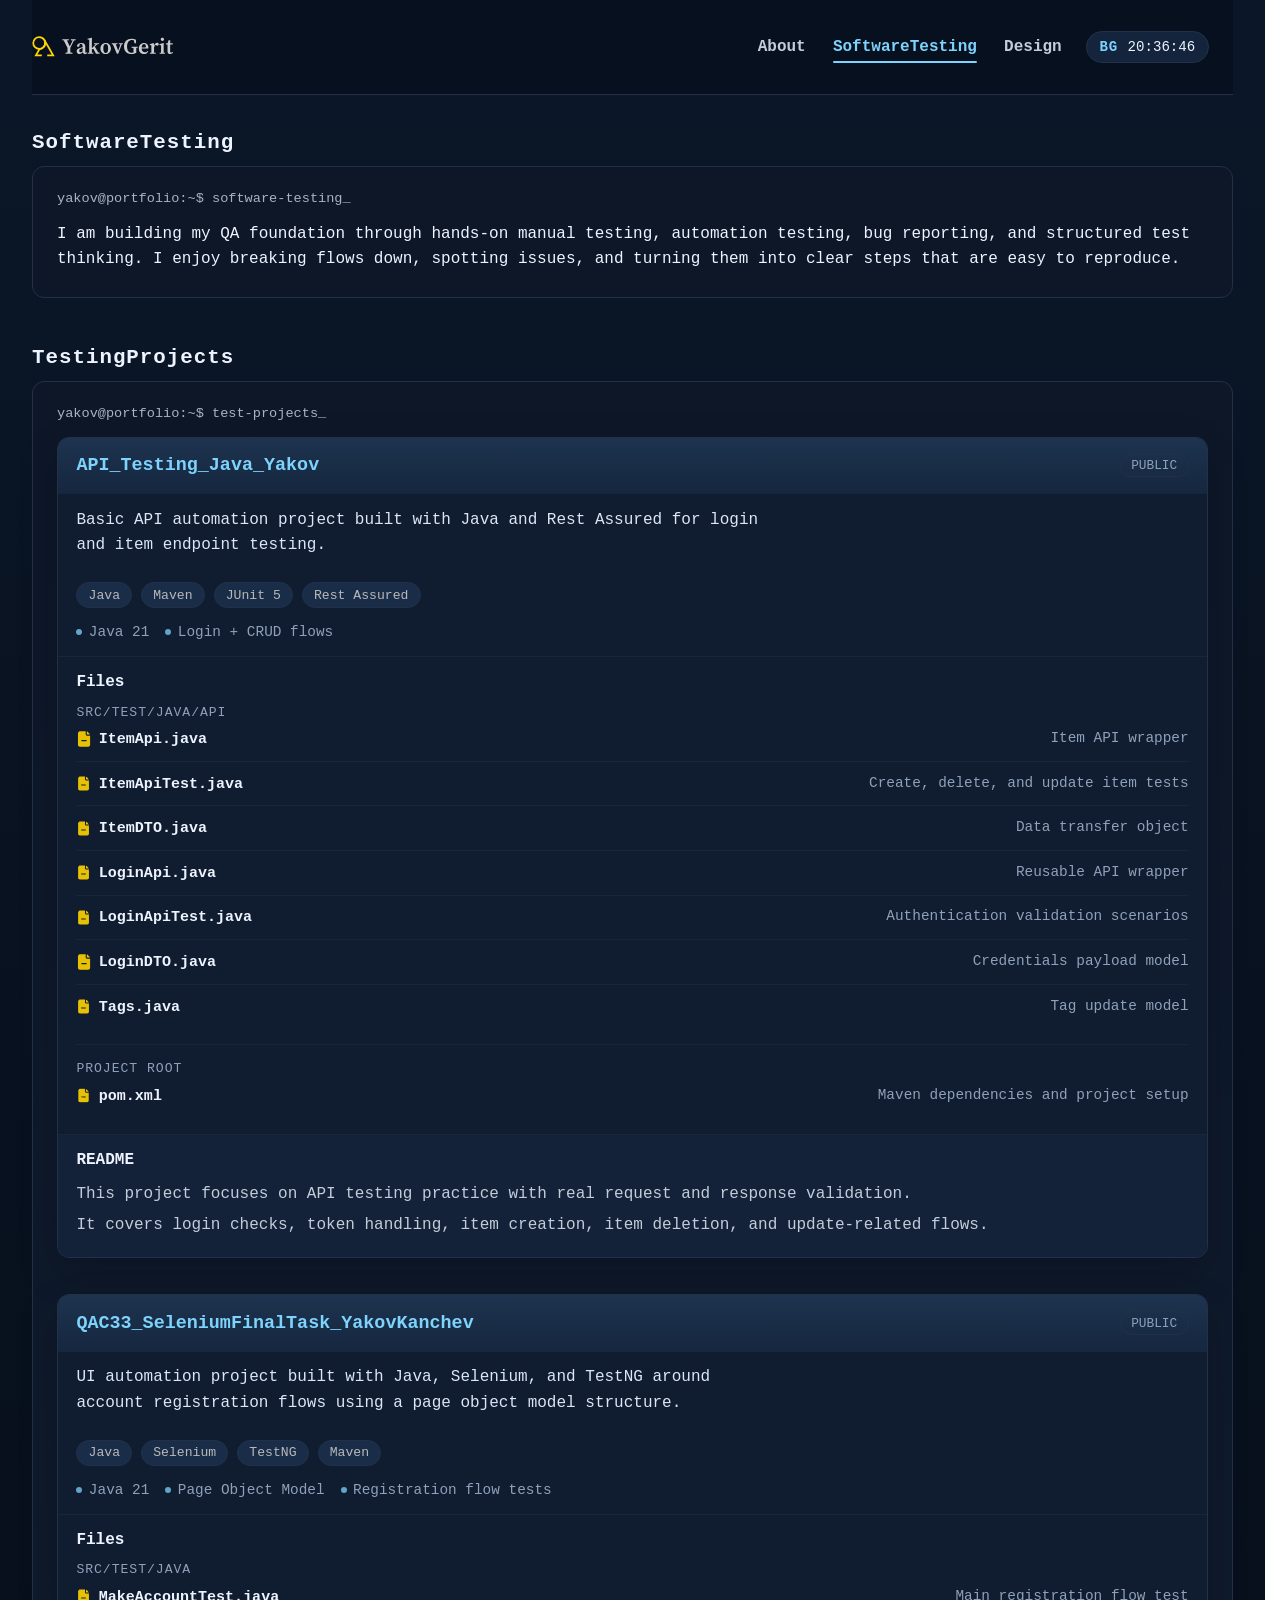
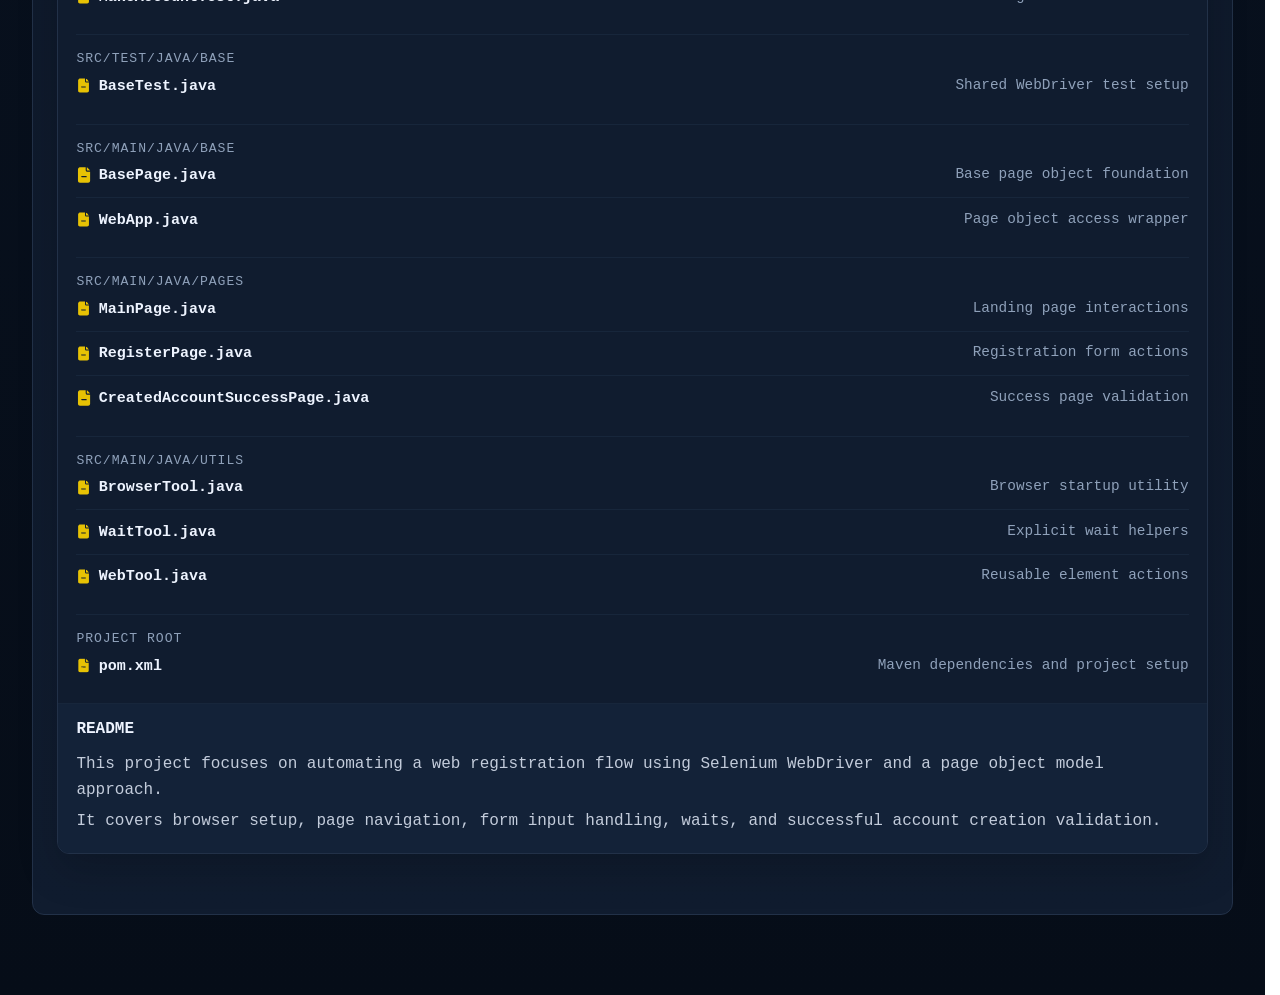
<file: softwaretesting.html>
<!DOCTYPE html>
<html lang="en">
<head>
    <meta charset="UTF-8">
    <meta name="viewport" content="width=device-width, initial-scale=1.0">
    <title>Software Testing | Yakov Gerrit</title>
    <link rel="icon" type="image/svg+xml" href="Fav.svg">
    <link rel="stylesheet" href="style.css?v=20260405">
</head>

<body class="page-sections-pending">

<div class="container">

<header>
    <a href="index.html" class="logo" aria-label="Yakov Gerrit home">
        <img src="Logo1.svg" alt="Yakov Gerrit logo">
    </a>

    <button class="menu-toggle" type="button" data-menu-toggle aria-expanded="false" aria-label="Open menu">
        <span></span>
        <span></span>
        <span></span>
    </button>

    <nav data-mobile-nav>
        <a href="index.html">About</a>
        <a href="softwaretesting.html" class="is-active">SoftwareTesting</a>
        <a href="design.html">Design</a>
    </nav>

    <div class="header-clock" data-bulgaria-clock>
        <span class="clock-label">BG</span>
        <span class="clock-time">--:--:--</span>
    </div>
</header>


<section class="testing-intro terminal-card reveal-on-load">
    <h2>SoftwareTesting</h2>

    <div class="card">
        <p>
            I am building my QA foundation through hands-on manual testing, automation testing, bug reporting,
            and structured test thinking. I enjoy breaking flows down, spotting issues,
            and turning them into clear steps that are easy to reproduce.
        </p>
    </div>
</section>


<section class="testing-projects terminal-card reveal-on-load">
    <h2>TestingProjects</h2>

    <div class="card">
        <article class="repo-showcase" data-repo-name="API_Testing_Java_Yakov">
            <div class="repo-topbar">
                <div class="repo-name">API_Testing_Java_Yakov</div>
                <div class="repo-visibility">public</div>
            </div>

            <p class="repo-description">
                Basic API automation project built with Java and Rest Assured for login and item endpoint testing.
            </p>

            <div class="repo-tags">
                <span>Java</span>
                <span>Maven</span>
                <span>JUnit 5</span>
                <span>Rest Assured</span>
            </div>

            <div class="repo-stats">
                <span>Java 21</span>
                <span>Login + CRUD flows</span>
            </div>

            <div class="repo-files">
                <div class="repo-files-title">Files</div>
                <div class="repo-file-group">
                    <div class="repo-file-group-title">src/test/java/api</div>
                    <button class="repo-file-row" type="button" data-code-path="code/api/ItemApi.java" data-file-label="ItemApi.java">
                        <span class="repo-file-name"><span class="repo-file-icon" aria-hidden="true"></span>ItemApi.java</span>
                        <span class="repo-file-note">Item API wrapper</span>
                    </button>
                    <button class="repo-file-row" type="button" data-code-path="code/api/ItemApiTest.java" data-file-label="ItemApiTest.java">
                        <span class="repo-file-name"><span class="repo-file-icon" aria-hidden="true"></span>ItemApiTest.java</span>
                        <span class="repo-file-note">Create, delete, and update item tests</span>
                    </button>
                    <button class="repo-file-row" type="button" data-code-path="code/api/ItemDTO.java" data-file-label="ItemDTO.java">
                        <span class="repo-file-name"><span class="repo-file-icon" aria-hidden="true"></span>ItemDTO.java</span>
                        <span class="repo-file-note">Data transfer object</span>
                    </button>
                    <button class="repo-file-row" type="button" data-code-path="code/api/LoginApi.java" data-file-label="LoginApi.java">
                        <span class="repo-file-name"><span class="repo-file-icon" aria-hidden="true"></span>LoginApi.java</span>
                        <span class="repo-file-note">Reusable API wrapper</span>
                    </button>
                    <button class="repo-file-row" type="button" data-code-path="code/api/LoginApiTest.java" data-file-label="LoginApiTest.java">
                        <span class="repo-file-name"><span class="repo-file-icon" aria-hidden="true"></span>LoginApiTest.java</span>
                        <span class="repo-file-note">Authentication validation scenarios</span>
                    </button>
                    <button class="repo-file-row" type="button" data-code-path="code/api/LoginDTO.java" data-file-label="LoginDTO.java">
                        <span class="repo-file-name"><span class="repo-file-icon" aria-hidden="true"></span>LoginDTO.java</span>
                        <span class="repo-file-note">Credentials payload model</span>
                    </button>
                    <button class="repo-file-row" type="button" data-code-path="code/api/Tags.java" data-file-label="Tags.java">
                        <span class="repo-file-name"><span class="repo-file-icon" aria-hidden="true"></span>Tags.java</span>
                        <span class="repo-file-note">Tag update model</span>
                    </button>
                </div>

                <div class="repo-file-group">
                    <div class="repo-file-group-title">Project root</div>
                    <button class="repo-file-row" type="button" data-code-path="code/pom.xml" data-file-label="pom.xml">
                        <span class="repo-file-name"><span class="repo-file-icon repo-file-icon-xml" aria-hidden="true"></span>pom.xml</span>
                        <span class="repo-file-note">Maven dependencies and project setup</span>
                    </button>
                </div>
            </div>

            <div class="repo-readme">
                <div class="repo-files-title">README</div>
                <p>This project focuses on API testing practice with real request and response validation.</p>
                <p>It covers login checks, token handling, item creation, item deletion, and update-related flows.</p>
            </div>
        </article>

        <article class="repo-showcase" data-repo-name="QAC33_SeleniumFinalTask_YakovKanchev">
            <div class="repo-topbar">
                <div class="repo-name">QAC33_SeleniumFinalTask_YakovKanchev</div>
                <div class="repo-visibility">public</div>
            </div>

            <p class="repo-description">
                UI automation project built with Java, Selenium, and TestNG around account registration flows using a page object model structure.
            </p>

            <div class="repo-tags">
                <span>Java</span>
                <span>Selenium</span>
                <span>TestNG</span>
                <span>Maven</span>
            </div>

            <div class="repo-stats">
                <span>Java 21</span>
                <span>Page Object Model</span>
                <span>Registration flow tests</span>
            </div>

            <div class="repo-files">
                <div class="repo-files-title">Files</div>

                <div class="repo-file-group">
                    <div class="repo-file-group-title">src/test/java</div>
                    <button class="repo-file-row" type="button" data-code-path="code/selenium/tests/MakeAccountTest.java" data-file-label="MakeAccountTest.java">
                        <span class="repo-file-name"><span class="repo-file-icon" aria-hidden="true"></span>MakeAccountTest.java</span>
                        <span class="repo-file-note">Main registration flow test</span>
                    </button>
                </div>

                <div class="repo-file-group">
                    <div class="repo-file-group-title">src/test/java/base</div>
                    <button class="repo-file-row" type="button" data-code-path="code/selenium/tests/base/BaseTest.java" data-file-label="BaseTest.java">
                        <span class="repo-file-name"><span class="repo-file-icon" aria-hidden="true"></span>BaseTest.java</span>
                        <span class="repo-file-note">Shared WebDriver test setup</span>
                    </button>
                </div>

                <div class="repo-file-group">
                    <div class="repo-file-group-title">src/main/java/base</div>
                    <button class="repo-file-row" type="button" data-code-path="code/selenium/base/BasePage.java" data-file-label="BasePage.java">
                        <span class="repo-file-name"><span class="repo-file-icon" aria-hidden="true"></span>BasePage.java</span>
                        <span class="repo-file-note">Base page object foundation</span>
                    </button>
                    <button class="repo-file-row" type="button" data-code-path="code/selenium/base/WebApp.java" data-file-label="WebApp.java">
                        <span class="repo-file-name"><span class="repo-file-icon" aria-hidden="true"></span>WebApp.java</span>
                        <span class="repo-file-note">Page object access wrapper</span>
                    </button>
                </div>

                <div class="repo-file-group">
                    <div class="repo-file-group-title">src/main/java/pages</div>
                    <button class="repo-file-row" type="button" data-code-path="code/selenium/pages/MainPage.java" data-file-label="MainPage.java">
                        <span class="repo-file-name"><span class="repo-file-icon" aria-hidden="true"></span>MainPage.java</span>
                        <span class="repo-file-note">Landing page interactions</span>
                    </button>
                    <button class="repo-file-row" type="button" data-code-path="code/selenium/pages/RegisterPage.java" data-file-label="RegisterPage.java">
                        <span class="repo-file-name"><span class="repo-file-icon" aria-hidden="true"></span>RegisterPage.java</span>
                        <span class="repo-file-note">Registration form actions</span>
                    </button>
                    <button class="repo-file-row" type="button" data-code-path="code/selenium/pages/CreatedAccountSuccessPage.java" data-file-label="CreatedAccountSuccessPage.java">
                        <span class="repo-file-name"><span class="repo-file-icon" aria-hidden="true"></span>CreatedAccountSuccessPage.java</span>
                        <span class="repo-file-note">Success page validation</span>
                    </button>
                </div>

                <div class="repo-file-group">
                    <div class="repo-file-group-title">src/main/java/utils</div>
                    <button class="repo-file-row" type="button" data-code-path="code/selenium/utils/BrowserTool.java" data-file-label="BrowserTool.java">
                        <span class="repo-file-name"><span class="repo-file-icon" aria-hidden="true"></span>BrowserTool.java</span>
                        <span class="repo-file-note">Browser startup utility</span>
                    </button>
                    <button class="repo-file-row" type="button" data-code-path="code/selenium/utils/WaitTool.java" data-file-label="WaitTool.java">
                        <span class="repo-file-name"><span class="repo-file-icon" aria-hidden="true"></span>WaitTool.java</span>
                        <span class="repo-file-note">Explicit wait helpers</span>
                    </button>
                    <button class="repo-file-row" type="button" data-code-path="code/selenium/utils/WebTool.java" data-file-label="WebTool.java">
                        <span class="repo-file-name"><span class="repo-file-icon" aria-hidden="true"></span>WebTool.java</span>
                        <span class="repo-file-note">Reusable element actions</span>
                    </button>
                </div>

                <div class="repo-file-group">
                    <div class="repo-file-group-title">Project root</div>
                    <button class="repo-file-row" type="button" data-code-path="code/selenium/pom.xml" data-file-label="pom.xml">
                        <span class="repo-file-name"><span class="repo-file-icon repo-file-icon-xml" aria-hidden="true"></span>pom.xml</span>
                        <span class="repo-file-note">Maven dependencies and project setup</span>
                    </button>
                </div>
            </div>

            <div class="repo-readme">
                <div class="repo-files-title">README</div>
                <p>This project focuses on automating a web registration flow using Selenium WebDriver and a page object model approach.</p>
                <p>It covers browser setup, page navigation, form input handling, waits, and successful account creation validation.</p>
            </div>
        </article>

    </div>
</section>
</div>

<div class="code-modal" id="code-modal" hidden>
    <div class="code-modal-backdrop" data-close-code-modal></div>
    <div class="code-modal-panel" role="dialog" aria-modal="true" aria-labelledby="code-modal-title">
        <div class="code-modal-header">
            <div class="code-modal-title-wrap">
                <div class="code-modal-kicker">Repository Preview</div>
                <h3 class="code-modal-title" id="code-modal-title">File preview</h3>
            </div>
            <button class="code-modal-close" type="button" aria-label="Close code preview" data-close-code-modal>X</button>
        </div>
        <div class="code-modal-body">
            <div class="code-modal-main">
                <div class="code-modal-filebar" id="code-modal-filebar"></div>
                <div class="code-modal-code" id="code-modal-code"></div>
            </div>
        </div>
    </div>
</div>

<script src="script.js?v=20260405"></script>

</body>
</html>
</file>
<file: style.css>
/* THEME */

:root{
    --bg:#08111f;
    --text:#eef4ff;
    --text-soft:#c3ccdb;
    --accent:#7dd3fc;
    --accent-strong:#38bdf8;
    --border:#223148;
    --border-soft:#17263b;
    --surface:#0d1728;
    --surface-2:#101c2f;
    --surface-3:#132238;
    --surface-4:#16273f;
    --surface-5:#1a2d48;
    --surface-6:#1d334f;
    --surface-7:#0b1424;
    --overlay:rgba(3, 9, 19, 0.78);
    --clock-text:#b9c4d6;
    --repo-soft:#dbe6f6;
    --repo-muted:#8fa1ba;
    --code-text:#d0d8e7;
    --code-line:#6f8098;
    --code-comment:#74849b;
    --file-icon:url("Icon_Dark.svg");
}

/* BODY */

body{
    font-family:"Courier New", monospace;
    background:
        linear-gradient(180deg, #0b1728 0%, var(--bg) 42%, #060d18 100%);
    color:var(--text);
    margin:0;
    min-height:100vh;
}

html{
    scrollbar-gutter:stable;
}

/* CONTAINER */

.container{
    max-width:1286px;
    margin:0 auto;
    padding:0 2rem 2rem;
}

/* TYPOGRAPHY */

h2{
    font-size:1.3rem;
    margin-bottom:0.75rem;
    letter-spacing:0.0625rem;
}

p{
    font-size:1rem;
    line-height:1.6;
}

/* HEADER */

header{
    display:grid;
    grid-template-columns:auto 1fr auto auto;
    align-items:center;
    gap:1rem 1.5rem;
    min-height:4.35rem;
    margin-bottom:2.25rem;
    padding-top:0.75rem;
    padding-bottom:0.75rem;
    border-bottom:1px solid var(--border);
    position:sticky;
    top:0;
    z-index:25;
    background:rgba(8, 17, 31, 0.92);
    backdrop-filter:blur(14px);
}

.logo{
    display:inline-flex;
    align-items:center;
    text-decoration:none;
}

.logo img{
    display:block;
    width:12.8rem;
    aspect-ratio:10 / 3;
    max-width:70%;
    height:auto;
}

.menu-toggle{
    display:none;
    padding:0.65rem;
    border:1px solid var(--border);
    border-radius:999px;
    background:var(--surface-3);
    color:var(--text);
    font:inherit;
    cursor:pointer;
    flex-direction:column;
    gap:0.22rem;
}

.menu-toggle:hover{
    color:var(--accent);
}

.menu-toggle span{
    display:block;
    width:1rem;
    height:1.5px;
    background:currentColor;
    border-radius:999px;
}

/* NAVIGATION */

nav{
    display:flex;
    align-items:center;
    justify-self:end;
    gap:1.7rem;
}

nav a{
    text-decoration:none;
    color:var(--text-soft);
    font-weight:bold;
    position:relative;
    padding:0.45rem 0;
    transition:color 0.2s ease;
}

nav a:hover{
    color:var(--accent);
}

nav a.is-active{
    color:var(--accent);
}

nav a::after{
    content:"";
    position:absolute;
    left:0;
    bottom:0;
    width:0;
    height:2px;
    background:var(--accent);
    border-radius:999px;
    transition:width 0.2s ease;
}

nav a:hover::after,
nav a:focus-visible::after,
nav a.is-active::after{
    width:100%;
}

.header-clock{
    display:inline-flex;
    align-items:center;
    gap:0.6rem;
    padding:0.45rem 0.8rem;
    border:1px solid var(--border);
    border-radius:999px;
    background:rgba(26, 45, 72, 0.72);
    color:var(--clock-text);
    font-size:0.88rem;
    white-space:nowrap;
    justify-self:end;
}

.clock-label{
    color:var(--accent);
    font-weight:bold;
    letter-spacing:0.05rem;
}

.clock-time{
    color:var(--text);
    min-width:2rem;
    text-align:right;
}

/* SECTIONS */

section{
    margin-bottom:3rem;
}

/* CARD (TERMINAL STYLE) */

.card{
    background:var(--surface);
    color:var(--text);
    padding:1.5rem;
    border-radius:0.75rem;
    width:100%;
    box-sizing:border-box;
    border:1px solid var(--border);
    position:relative;
}

.testing-projects .card{
    background:linear-gradient(180deg, var(--surface), var(--surface-2));
}

/* TERMINAL DOTS */

.about .card::before,
.technologies .card::before,
.education .card::before,
.experience .card::before,
.terminal-card .card::before{
    display:block;
    color:color-mix(in srgb, var(--text) 70%, transparent);
    font-size:0.85rem;
    margin-bottom:1rem;
}

.about .card::before{
    content:"yakov@portfolio:~$ about";
}

.education .card::before{
    content:"yakov@portfolio:~$ education";
}

.about .card::after,
.technologies .card::after,
.education .card::after,
.experience .card::after,
.terminal-card .card::after{
    content:"_";
    position:absolute;
    top:1.5rem;
    color:color-mix(in srgb, var(--text) 70%, transparent);
    font-size:0.85rem;
    line-height:1;
    animation:blink-cursor 0.9s steps(1) infinite;
}

.about .card::after{
    left:calc(1.5rem + 24ch);
}

.education .card::after{
    left:calc(1.5rem + 28ch);
}

.technologies .card::before{
    content:"yakov@portfolio:~$ technologies";
}

.technologies .card::after{
    left:calc(1.5rem + 31ch);
}

.experience .card::before{
    content:"yakov@portfolio:~$ experience";
}

.experience .card::after{
    left:calc(1.5rem + 29ch);
}

.testing-intro .card::before{
    content:"yakov@portfolio:~$ software-testing";
}

.testing-intro .card::after{
    left:calc(1.5rem + 35ch);
}

.design-intro .card::before{
    content:"yakov@portfolio:~$ design";
}

.design-intro .card::after{
    left:calc(1.5rem + 25ch);
}

.design-gallery .card::before{
    content:"yakov@portfolio:~$ selected-work";
}

.design-gallery .card::after{
    left:calc(1.5rem + 32ch);
}

.social-gallery .card::before{
    content:"yakov@portfolio:~$ social-media";
}

.social-gallery .card::after{
    left:calc(1.5rem + 31ch);
}

.branding-gallery .card::before{
    content:"yakov@portfolio:~$ branding";
}

.branding-gallery .card::after{
    left:calc(1.5rem + 27ch);
}

.interior-gallery .card::before{
    content:"yakov@portfolio:~$ interior-design";
}

.interior-gallery .card::after{
    left:calc(1.5rem + 34ch);
}

.testing-focus .card::before{
    content:"yakov@portfolio:~$ focus";
}

.testing-focus .card::after{
    left:calc(1.5rem + 24ch);
}

.testing-projects .card::before{
    content:"yakov@portfolio:~$ test-projects";
}

.testing-projects .card::after{
    left:calc(1.5rem + 32ch);
}

@keyframes blink-cursor{
    0%, 49%{
        opacity:1;
    }

    50%, 100%{
        opacity:0;
    }
}
/* FIX TEXT SPACING */

.card p{
    margin:0;
}

.card p + p{
    margin-top:0.4rem;
}

.tech-group + .tech-group{
    margin-top:1rem;
}

.tech-label{
    color:var(--accent);
    font-size:0.92rem;
    margin-bottom:0.6rem;
    text-transform:uppercase;
    letter-spacing:0.06rem;
}

.tech-tags{
    display:flex;
    flex-wrap:wrap;
    gap:0.55rem;
}

.tech-tags span{
    padding:0.28rem 0.7rem;
    border-radius:999px;
    background:var(--surface-5);
    color:#b9b9b9;
    border:1px solid var(--border);
    font-size:0.82rem;
}

.typing-text{
    white-space:pre-wrap;
}

.typing-text.is-typing::after{
    content:"_";
    display:inline-block;
    margin-left:0.08rem;
    color:var(--accent);
    animation:blink-cursor 0.95s steps(1, end) infinite;
}

body.home-about-pending .reveal-home-about{
    opacity:1;
    transform:none;
}

.reveal-home-about{
    transition:opacity 0.45s ease, transform 0.45s ease;
}

body.home-about-ready .reveal-home-about{
    opacity:1;
    transform:translateY(0);
    pointer-events:auto;
}

body.home-intro-pending .reveal-after-about{
    opacity:1;
    transform:none;
}

.reveal-after-about{
    transition:opacity 0.45s ease, transform 0.45s ease;
}

body.home-intro-ready .reveal-after-about{
    opacity:1;
    transform:translateY(0);
    pointer-events:auto;
}

body.page-sections-pending .reveal-on-load{
    opacity:0;
    transform:translateY(18px);
    pointer-events:none;
}

.reveal-on-load{
    transition:opacity 0.45s ease, transform 0.45s ease;
}

body.page-sections-ready .reveal-on-load{
    opacity:1;
    transform:translateY(0);
    pointer-events:auto;
}

/* EXPERIENCE */

.exp-header{
    display:flex;
    align-items:flex-start;
    gap:0.85rem;
    cursor:pointer;
    font-weight:bold;
    margin-top:1rem;
    transition:color 0.2s ease;
}

.exp-header:hover{
    color:var(--accent);
}

.exp-header-static{
    cursor:default;
    margin-top:0;
}

.exp-header-static:hover{
    color:inherit;
}

.education .exp-item:first-child .exp-header{
    margin-top:0.4rem;
}

.education .exp-item + .exp-item{
    margin-top:1.25rem;
    padding-top:1.25rem;
}

.exp-item + .exp-item{
    margin-top:1.5rem;
    padding-top:1.5rem;
    border-top:1px solid var(--border-soft);
}

.testing-projects .exp-item + .exp-item{
    border-top:none;
}

.exp-toggle{
    color:var(--accent);
    font-size:1.25rem;
    line-height:1.1;
    min-width:0.75rem;
}

.exp-heading{
    min-width:0;
}

.exp-role{
    font-size:1.45rem;
    line-height:1.1;
}

.exp-meta{
    margin-top:0.25rem;
    color:var(--repo-muted);
    font-size:1rem;
    line-height:1.2;
}

.exp-content{
    display:block;
    margin-top:0.75rem;
    padding-left:1.6rem;
    font-size:1.05rem;
    color:var(--text-soft);
    max-height:0;
    overflow:hidden;
    opacity:0;
    transition:max-height 0.32s ease, opacity 0.24s ease;
}

.exp-content p + p{
    margin-top:0.15rem;
}

.exp-list{
    margin:0;
    padding-left:1.2rem;
}

.exp-list li + li{
    margin-top:0.35rem;
}

.exp-item.is-open .exp-content{
    opacity:1;
}

.certificate-trigger{
    margin-top:0.9rem;
    padding:0.7rem;
    width:min(16rem, 100%);
    border:1px solid var(--border);
    border-radius:0.9rem;
    background:var(--surface-5);
    color:var(--text);
    cursor:pointer;
    display:flex;
    flex-direction:column;
    gap:0.6rem;
    text-align:left;
    font:inherit;
}

.certificate-trigger:hover{
    border-color:color-mix(in srgb, var(--accent) 45%, var(--border));
    color:var(--accent);
}

.certificate-trigger img{
    display:block;
    width:100%;
    height:auto;
    border-radius:0.5rem;
    border:1px solid var(--border-soft);
}

.certificate-trigger span{
    font-size:0.88rem;
    font-weight:bold;
}

.info-block + .info-block{
    margin-top:1.25rem;
    padding-top:1.25rem;
    border-top:1px solid #1f1f1f;
}

.info-title{
    color:var(--accent);
    font-size:1.15rem;
    margin-bottom:0.45rem;
    font-weight:bold;
}

.repo-showcase{
    margin-top:0.5rem;
    margin-bottom:2.25rem;
    border:1px solid var(--border);
    border-radius:0.75rem;
    overflow:hidden;
    background:var(--surface-2);
    box-shadow:0 1rem 2.5rem rgba(0, 0, 0, 0.18);
}

.repo-showcase + .repo-showcase{
    margin-top:2.25rem;
}

.repo-topbar{
    display:flex;
    justify-content:space-between;
    align-items:center;
    gap:1rem;
    padding:1rem 1.15rem;
    border-bottom:1px solid var(--border-soft);
    background:linear-gradient(180deg, var(--surface-6), var(--surface-4));
}

.repo-name{
    font-size:1.15rem;
    font-weight:bold;
    color:var(--accent);
    line-height:1.25;
    overflow-wrap:anywhere;
}

.repo-visibility{
    color:var(--repo-muted);
    border:1px solid var(--border);
    border-radius:999px;
    padding:0.2rem 0.65rem;
    font-size:0.8rem;
    text-transform:uppercase;
}

.repo-description,
.repo-tags,
.repo-stats,
.repo-files,
.repo-readme{
    padding-left:1.15rem;
    padding-right:1.15rem;
}

.repo-description{
    margin-top:1rem;
    padding-top:0.85rem;
    padding-bottom:0.45rem;
    color:var(--repo-soft);
    max-width:72ch;
}

.repo-tags{
    display:flex;
    flex-wrap:wrap;
    gap:0.55rem;
    margin-top:1rem;
}

.repo-tags span{
    padding:0.28rem 0.7rem;
    border-radius:999px;
    background:var(--surface-5);
    color:#b9b9b9;
    border:1px solid var(--border);
    font-size:0.82rem;
}

.repo-stats{
    display:flex;
    flex-wrap:wrap;
    gap:1rem;
    margin-top:1rem;
    padding-bottom:1rem;
    color:var(--repo-muted);
    border-bottom:1px solid var(--border-soft);
    font-size:0.9rem;
}

.repo-stats span{
    display:inline-flex;
    align-items:center;
    gap:0.4rem;
}

.repo-stats span::before{
    content:"";
    width:0.38rem;
    height:0.38rem;
    border-radius:50%;
    background:var(--accent);
    opacity:0.75;
}

.repo-files-title{
    color:var(--text);
    font-weight:bold;
    margin-bottom:0.85rem;
}

.repo-files{
    padding-top:1rem;
    padding-bottom:1rem;
}

.repo-file-group + .repo-file-group{
    margin-top:1rem;
    padding-top:1rem;
    border-top:1px solid var(--border-soft);
}

.repo-file-group-title{
    color:var(--repo-muted);
    font-size:0.82rem;
    text-transform:uppercase;
    letter-spacing:0.06rem;
    margin-bottom:0.65rem;
}

.repo-file-row{
    display:flex;
    justify-content:space-between;
    align-items:flex-start;
    gap:1rem;
    width:100%;
    padding:0.8rem 0;
    border-top:1px solid var(--border-soft);
    background:none;
    color:inherit;
    font:inherit;
    text-align:left;
    cursor:pointer;
    border-left:none;
    border-right:none;
    border-bottom:none;
}

.repo-file-row:first-of-type{
    border-top:none;
    padding-top:0;
}

.repo-file-row:hover .repo-file-name,
.repo-file-row:hover .repo-file-note{
    color:var(--accent);
}

.repo-file-row:focus-visible{
    outline:2px solid var(--accent);
    outline-offset:3px;
    border-radius:0.45rem;
}

.repo-file-name{
    color:var(--text);
    font-weight:bold;
    display:inline-flex;
    align-items:center;
    gap:0.45rem;
    font-size:0.94rem;
}

.repo-file-note{
    color:var(--repo-muted);
    text-align:right;
    font-size:0.9rem;
}

.repo-file-icon{
    width:0.95rem;
    height:0.95rem;
    display:inline-block;
    flex:0 0 auto;
    background-image:var(--file-icon);
    background-size:contain;
    background-repeat:no-repeat;
    background-position:center;
    opacity:0.9;
}

.repo-file-icon-xml{
    transform:scale(0.96);
}

.repo-readme{
    padding-top:1rem;
    padding-bottom:1.15rem;
    border-top:1px solid var(--border-soft);
    background:var(--surface-3);
    color:var(--text-soft);
}

.repo-readme p + p{
    margin-top:0.35rem;
}

.design-grid{
    display:grid;
    grid-template-columns:repeat(12, minmax(0, 1fr));
    gap:1rem;
}

.design-tile{
    grid-column:span 4;
    margin:0;
    display:flex;
    flex-direction:column;
    gap:0.7rem;
    width:100%;
    min-width:0;
}

.design-tile-large{
    grid-column:span 8;
}

.design-tile-wide{
    grid-column:span 8;
}

.social-grid .design-tile{
    grid-column:span 6;
}

.branding-grid .design-tile{
    grid-column:span 6;
}

.branding-grid .design-tile-large{
    grid-column:span 6;
}

.branding-grid .design-tile-wide{
    grid-column:span 12;
}

.interior-grid .design-tile{
    grid-column:span 4;
}

.interior-grid .design-tile-large{
    grid-column:span 8;
}

.interior-grid .design-tile-wide{
    grid-column:span 12;
}

.design-art{
    position:relative;
    min-height:13rem;
    border-radius:0.9rem;
    border:1px solid var(--border);
    overflow:hidden;
    background:
        linear-gradient(135deg, color-mix(in srgb, var(--accent) 16%, transparent), transparent 55%),
        radial-gradient(circle at top right, color-mix(in srgb, var(--accent) 12%, transparent), transparent 32%),
        linear-gradient(180deg, var(--surface-4), var(--surface-6));
}

.design-art::before{
    content:"";
    position:absolute;
    inset:0;
    background-image:
        linear-gradient(color-mix(in srgb, var(--text) 7%, transparent) 1px, transparent 1px),
        linear-gradient(90deg, color-mix(in srgb, var(--text) 7%, transparent) 1px, transparent 1px);
    background-size:1.6rem 1.6rem;
    opacity:0.55;
}

.design-media{
    display:block;
    width:100%;
    min-width:0;
    border-radius:0.9rem;
    border:1px solid var(--border);
    overflow:hidden;
    cursor:pointer;
    touch-action:manipulation;
    background:var(--surface-4);
}

.design-image{
    display:block;
    width:100%;
    height:100%;
    object-fit:cover;
    transition:transform 0.35s ease, box-shadow 0.35s ease;
}

.design-media-portrait{ aspect-ratio: 4 / 5; }
.design-media-portrait-soft{ aspect-ratio: 10 / 11; }
.design-media-square{ aspect-ratio: 1 / 1; }
.design-media-landscape{ aspect-ratio: 4 / 3; }
.design-media-wide{ aspect-ratio: 16 / 9; }
.design-media-process{ aspect-ratio: 16 / 10; }

.design-tile:hover .design-image{
    transform:scale(1.03);
}

.design-art-1{
    min-height:18rem;
}

.design-art-4{
    min-height:11rem;
}

.design-tile figcaption{
    display:flex;
    justify-content:space-between;
    gap:0.8rem;
    align-items:flex-start;
    width:100%;
    min-width:0;
}

.design-title{
    color:var(--text);
    font-weight:bold;
}

.design-note{
    color:var(--repo-muted);
    font-size:0.88rem;
    text-align:right;
}

.code-modal[hidden]{
    display:none;
}

.code-modal{
    position:fixed;
    inset:0;
    z-index:50;
    opacity:0;
    pointer-events:none;
    transition:opacity 0.22s ease;
}

.code-modal.is-visible{
    opacity:1;
    pointer-events:auto;
}

.code-modal-backdrop{
    position:absolute;
    inset:0;
    background:var(--overlay);
    backdrop-filter:blur(5px);
}

.code-modal-panel{
    position:relative;
    z-index:1;
    width:min(1286px, calc(100vw - 2rem));
    max-height:calc(100vh - 2rem);
    margin:1rem auto;
    background:var(--surface-2);
    border:1px solid var(--border);
    border-radius:0.8rem;
    overflow:hidden;
    display:flex;
    flex-direction:column;
    box-shadow:0 1.5rem 4rem rgba(0, 0, 0, 0.45);
    transform:translateY(14px) scale(0.985);
    transition:transform 0.22s ease;
}

.code-modal.is-visible .code-modal-panel{
    transform:translateY(0) scale(1);
}

.code-modal-header{
    display:flex;
    justify-content:space-between;
    align-items:flex-start;
    gap:1rem;
    padding:1rem 1.15rem;
    border-bottom:1px solid var(--border-soft);
    background:var(--surface-4);
}

.code-modal-kicker{
    color:#7f7f7f;
    font-size:0.78rem;
    text-transform:uppercase;
    letter-spacing:0.08rem;
}

.code-modal-title{
    margin:0.25rem 0 0;
    font-size:1.05rem;
}

.code-modal-close{
    min-width:2.25rem;
    height:2.25rem;
    border-radius:0.6rem;
    border:1px solid var(--border);
    background:var(--surface-6);
    color:var(--text);
    cursor:pointer;
    font:inherit;
}

.code-modal-close:hover{
    color:var(--accent);
    border-color:#4a4a4a;
}

.code-modal-body{
    overflow:auto;
    min-height:0;
}

.code-modal-main{
    overflow:auto;
    background:var(--surface-2);
    min-width:max-content;
}

.code-modal-filebar{
    padding:0.75rem 1.15rem;
    border-bottom:1px solid var(--border-soft);
    color:var(--repo-muted);
    background:var(--surface-7);
    font-size:0.9rem;
}

.code-modal-code{
    padding:1rem 1rem 1.2rem 0;
    font-family:"Consolas","Courier New",monospace;
    tab-size:4;
    font-size:0.93rem;
}

.image-modal[hidden]{
    display:none;
}

.image-modal{
    position:fixed;
    inset:0;
    z-index:55;
    opacity:0;
    pointer-events:none;
    transition:opacity 0.22s ease;
}

.image-modal.is-visible{
    opacity:1;
    pointer-events:auto;
}

.image-modal-backdrop{
    position:absolute;
    inset:0;
    background:var(--overlay);
    backdrop-filter:blur(5px);
}

.image-modal-panel{
    position:relative;
    z-index:1;
    width:min(1120px, calc(100vw - 2rem));
    height:min(calc(100vh - 2rem), 880px);
    margin:1rem auto;
    background:var(--surface-2);
    border:1px solid var(--border);
    border-radius:0.8rem;
    overflow:hidden;
    display:flex;
    flex-direction:column;
    box-shadow:0 1.5rem 4rem rgba(0, 0, 0, 0.45);
    transform:translateY(14px) scale(0.985);
    transition:transform 0.22s ease;
}

.image-modal.is-visible .image-modal-panel{
    transform:translateY(0) scale(1);
}

.image-modal-header{
    display:flex;
    justify-content:space-between;
    align-items:center;
    gap:1rem;
    padding:1rem 1.15rem;
    border-bottom:1px solid var(--border-soft);
    background:var(--surface-4);
}

.image-modal-title{
    margin:0;
    font-size:1rem;
}

.image-modal-actions{
    display:flex;
    align-items:center;
    gap:0.6rem;
}

.image-modal-zoom,
.image-modal-close{
    min-width:2.25rem;
    height:2.25rem;
    border-radius:0.6rem;
    border:1px solid var(--border);
    background:var(--surface-6);
    color:var(--text);
    cursor:pointer;
    font:inherit;
}

.image-modal-zoom{
    padding:0 0.8rem;
    min-width:auto;
}

.image-modal-zoom:hover,
.image-modal-close:hover{
    color:var(--accent);
}

.image-modal-body{
    padding:1.25rem;
    overflow:auto;
    display:flex;
    align-items:center;
    justify-content:center;
    min-height:0;
    flex:1 1 auto;
}

.image-modal-body img{
    display:block;
    width:auto;
    max-width:100%;
    max-height:100%;
    height:auto;
    border-radius:0.55rem;
    border:1px solid var(--border-soft);
    cursor:zoom-in;
    box-shadow:0 0.75rem 2.5rem rgba(0, 0, 0, 0.28);
    transition:transform 0.22s ease;
}

.image-modal.is-zoomed .image-modal-body{
    align-items:flex-start;
    justify-content:flex-start;
    overflow:auto;
}

.image-modal.is-zoomed .image-modal-body img{
    max-width:none;
    max-height:none;
    width:auto;
    height:auto;
    cursor:zoom-out;
    transform:scale(1.35);
    transform-origin:top left;
}

.code-line{
    display:grid;
    grid-template-columns:2.8rem 1fr;
    gap:1rem;
    padding:0 1.15rem;
    min-height:1.7rem;
    white-space:pre;
}

.code-line-number{
    color:var(--code-line);
    text-align:right;
    user-select:none;
}

.code-line-text{
    color:var(--code-text);
}

.code-token-keyword{
    color:#c586c0;
}

.code-token-type{
    color:#4fc1ff;
}

.code-token-string{
    color:#6a9955;
}

.code-token-comment{
    color:var(--code-comment);
}

.code-token-annotation{
    color:#d7ba7d;
}

.code-token-method{
    color:#4aa5f0;
}

.code-token-number{
    color:#b5cea8;
}

.code-token-xml-tag{
    color:#d19a66;
}

.code-token-xml-attr{
    color:#9cdcfe;
}

.code-token-xml-value{
    color:#ce9178;
}

@media (max-width: 900px){
    .container{
        padding:0 1.25rem 1.25rem;
    }

    header{
        grid-template-columns:auto 1fr auto;
        align-items:center;
        gap:0.9rem 1rem;
        min-height:4.35rem;
        margin-bottom:2.25rem;
        padding-top:0.75rem;
        padding-bottom:0.75rem;
    }

    .logo img{
        width:9.8rem;
        max-width:100%;
    }

    .menu-toggle{
        display:inline-flex;
        align-items:center;
        justify-content:center;
        grid-column:3;
        grid-row:1;
        justify-self:end;
        min-width:2.8rem;
        min-height:2.8rem;
    }

    nav{
        display:none;
        flex-direction:column;
        align-items:flex-start;
        gap:0.4rem;
        padding:0.85rem;
        border:1px solid var(--border);
        border-radius:1.1rem;
        background:var(--surface);
        position:absolute;
        top:calc(100% + 0.55rem);
        left:0;
        right:0;
        width:auto;
        max-width:100%;
        justify-self:stretch;
        z-index:30;
        box-shadow:0 1rem 2.5rem rgba(0, 0, 0, 0.22);
        backdrop-filter:blur(3px);
    }

    nav.is-open{
        display:flex;
    }

    nav a{
        width:100%;
        padding:0.65rem 0.75rem;
        border-radius:0.8rem;
        background:transparent;
        transition:background 0.2s ease, color 0.2s ease;
    }

    nav a:hover,
    nav a:focus-visible{
        background:var(--surface-5);
    }

    .header-clock{
        grid-column:1 / -1;
        grid-row:2;
        justify-self:start;
        display:none;
    }

    h2{
        font-size:1.2rem;
    }

    .exp-role{
        font-size:1.25rem;
    }

    .exp-header{
        gap:0.75rem;
    }

    .repo-file-row{
        gap:0.75rem;
    }

    .repo-file-note{
        max-width:48%;
        font-size:0.86rem;
    }

    .repo-topbar{
        gap:0.85rem;
    }

    .repo-description,
    .repo-tags,
    .repo-stats,
    .repo-files,
    .repo-readme{
        padding-left:1rem;
        padding-right:1rem;
    }

    .code-modal-panel{
        width:calc(100vw - 1rem);
        max-height:calc(100vh - 1rem);
        margin:0.5rem auto;
        border-radius:0.9rem;
    }

    .image-modal-panel{
        width:calc(100vw - 1rem);
        height:calc(100vh - 1rem);
        margin:0.5rem auto;
        border-radius:0.9rem;
    }

    .design-grid{
        grid-template-columns:repeat(8, minmax(0, 1fr));
        gap:0.85rem;
    }

    .design-tile,
    .design-tile-large,
    .design-tile-wide{
        grid-column:span 4;
    }

    .social-grid .design-tile{
        grid-column:span 4;
    }

    .branding-grid .design-tile{
        grid-column:span 4;
    }

    .branding-grid .design-tile-large,
    .branding-grid .design-tile-wide,
    .interior-grid .design-tile-wide{
        grid-column:span 8;
    }

    .interior-grid .design-tile,
    .interior-grid .design-tile-large{
        grid-column:span 4;
    }
}

@media (max-width: 640px){
    .container{
        padding:0 0.85rem 1rem;
    }

    h2{
        font-size:1.15rem;
    }

    p{
        font-size:0.95rem;
    }

    header{
        margin-bottom:2rem;
        padding-bottom:1rem;
    }

    nav{
        top:calc(100% + 0.5rem);
        padding:0.8rem;
    }

    nav a{
        font-size:0.92rem;
    }

    .header-clock{
        padding:0.42rem 0.72rem;
    }

    .card{
        padding:1.1rem;
    }

    .tech-tags{
        gap:0.45rem;
    }

    .tech-tags span{
        font-size:0.78rem;
        padding:0.24rem 0.58rem;
    }

    section{
        margin-bottom:2rem;
    }

    .about .card::before,
    .technologies .card::before,
    .education .card::before,
    .experience .card::before,
    .terminal-card .card::before{
        font-size:0.78rem;
        margin-bottom:0.85rem;
    }

    .about .card::after,
    .technologies .card::after,
    .education .card::after,
    .experience .card::after,
    .terminal-card .card::after{
        display:none;
    }

    .about .card::after{
        left:calc(1.1rem + 24ch);
    }

    .education .card::after{
        left:calc(1.1rem + 28ch);
    }

    .technologies .card::after{
        left:calc(1.1rem + 31ch);
    }

    .experience .card::after{
        left:calc(1.1rem + 29ch);
    }

    .testing-intro .card::after{
        left:calc(1.1rem + 35ch);
    }

    .testing-focus .card::after{
        left:calc(1.1rem + 24ch);
    }

    .testing-projects .card::after{
        left:calc(1.1rem + 32ch);
    }

    .interior-gallery .card::after{
        left:calc(1.1rem + 34ch);
    }

    .repo-topbar{
        flex-direction:column;
        align-items:flex-start;
    }

    .repo-showcase + .repo-showcase{
        margin-top:1.6rem;
    }

    .repo-description,
    .repo-tags,
    .repo-stats,
    .repo-files,
    .repo-readme{
        padding-left:0.9rem;
        padding-right:0.9rem;
    }

    .repo-stats{
        gap:0.55rem;
        flex-direction:column;
        font-size:0.86rem;
    }

    .design-grid{
        grid-template-columns:1fr;
        gap:1rem;
    }

    .design-tile,
    .design-tile-large,
    .design-tile-wide{
        grid-column:auto;
    }

    .design-media-portrait{ aspect-ratio: 4 / 5; }
    .design-media-portrait-soft{ aspect-ratio: 4 / 5; }
    .design-media-square{ aspect-ratio: 1 / 1; }
    .design-media-landscape{ aspect-ratio: 5 / 4; }
    .design-media-wide{ aspect-ratio: 4 / 3; }
    .design-media-process{ aspect-ratio: 4 / 3; }

    .design-tile figcaption{
        flex-direction:column;
        gap:0.25rem;
    }

    .design-note{
        text-align:left;
        font-size:0.82rem;
    }

    .repo-file-row{
        flex-direction:column;
        align-items:flex-start;
        padding:0.65rem 0;
    }

    .repo-file-note{
        max-width:none;
        text-align:left;
        font-size:0.84rem;
    }

    .repo-file-name{
        font-size:0.9rem;
    }

    .exp-header{
        gap:0.65rem;
    }

    .exp-content{
        padding-left:1.2rem;
        font-size:0.98rem;
    }

    .code-modal-header{
        padding:0.85rem 0.9rem;
    }

    .code-modal-title{
        font-size:0.98rem;
    }

    .code-modal-close{
        min-width:2rem;
        height:2rem;
    }

    .code-modal-filebar{
        padding:0.65rem 0.9rem;
        font-size:0.82rem;
    }

    .code-modal-code{
        font-size:0.82rem;
    }

    .image-modal-header{
        padding:0.85rem 0.9rem;
    }

    .image-modal-body{
        padding:0.9rem;
    }

    .image-modal.is-zoomed .image-modal-body img{
        transform:scale(1.18);
    }

    .code-line{
        grid-template-columns:2.2rem 1fr;
        gap:0.75rem;
        padding:0 0.8rem;
    }
}

@media (max-width: 760px){
    .branding-grid{
        grid-template-columns:1fr;
    }

    .branding-grid .design-tile,
    .branding-grid .design-tile-large,
    .branding-grid .design-tile-wide{
        grid-column:1 / -1;
    }
}

@media (max-width: 480px){
    .container{
        padding:0 0.7rem 1.2rem;
    }

    .logo img{
        width:8.4rem;
    }

    .menu-toggle{
        min-width:2.55rem;
        min-height:2.55rem;
        padding:0.55rem;
    }

    nav{
        border-radius:0.85rem;
    }

    h2{
        font-size:1.05rem;
        letter-spacing:0.04rem;
    }

    p{
        font-size:0.92rem;
        line-height:1.55;
    }

    .exp-role{
        font-size:1.08rem;
    }

    .exp-meta{
        font-size:0.9rem;
    }

    .repo-name{
        font-size:1rem;
    }

    .repo-tags{
        gap:0.45rem;
    }

    .tech-label{
        font-size:0.84rem;
    }

    .repo-tags span{
        font-size:0.75rem;
        padding:0.24rem 0.58rem;
    }

    .repo-files-title{
        margin-bottom:0.7rem;
    }

    .repo-file-group-title{
        font-size:0.76rem;
    }

    .code-modal-panel{
        width:calc(100vw - 0.5rem);
        max-height:calc(100vh - 0.5rem);
        margin:0.25rem auto;
        border-radius:0.7rem;
    }

    .image-modal-panel{
        width:calc(100vw - 0.5rem);
        height:calc(100vh - 0.5rem);
        margin:0.25rem auto;
        border-radius:0.7rem;
    }

    .image-modal-actions{
        gap:0.45rem;
    }

    .image-modal-zoom,
    .image-modal-close{
        min-width:2rem;
        height:2rem;
    }

    .image-modal-zoom{
        padding:0 0.65rem;
    }

    .code-modal-body{
        max-height:calc(100vh - 7.25rem);
    }

    .code-modal-code{
        font-size:0.76rem;
    }

    .code-line{
        grid-template-columns:2rem 1fr;
        gap:0.6rem;
        padding:0 0.65rem;
    }
}
</file>
